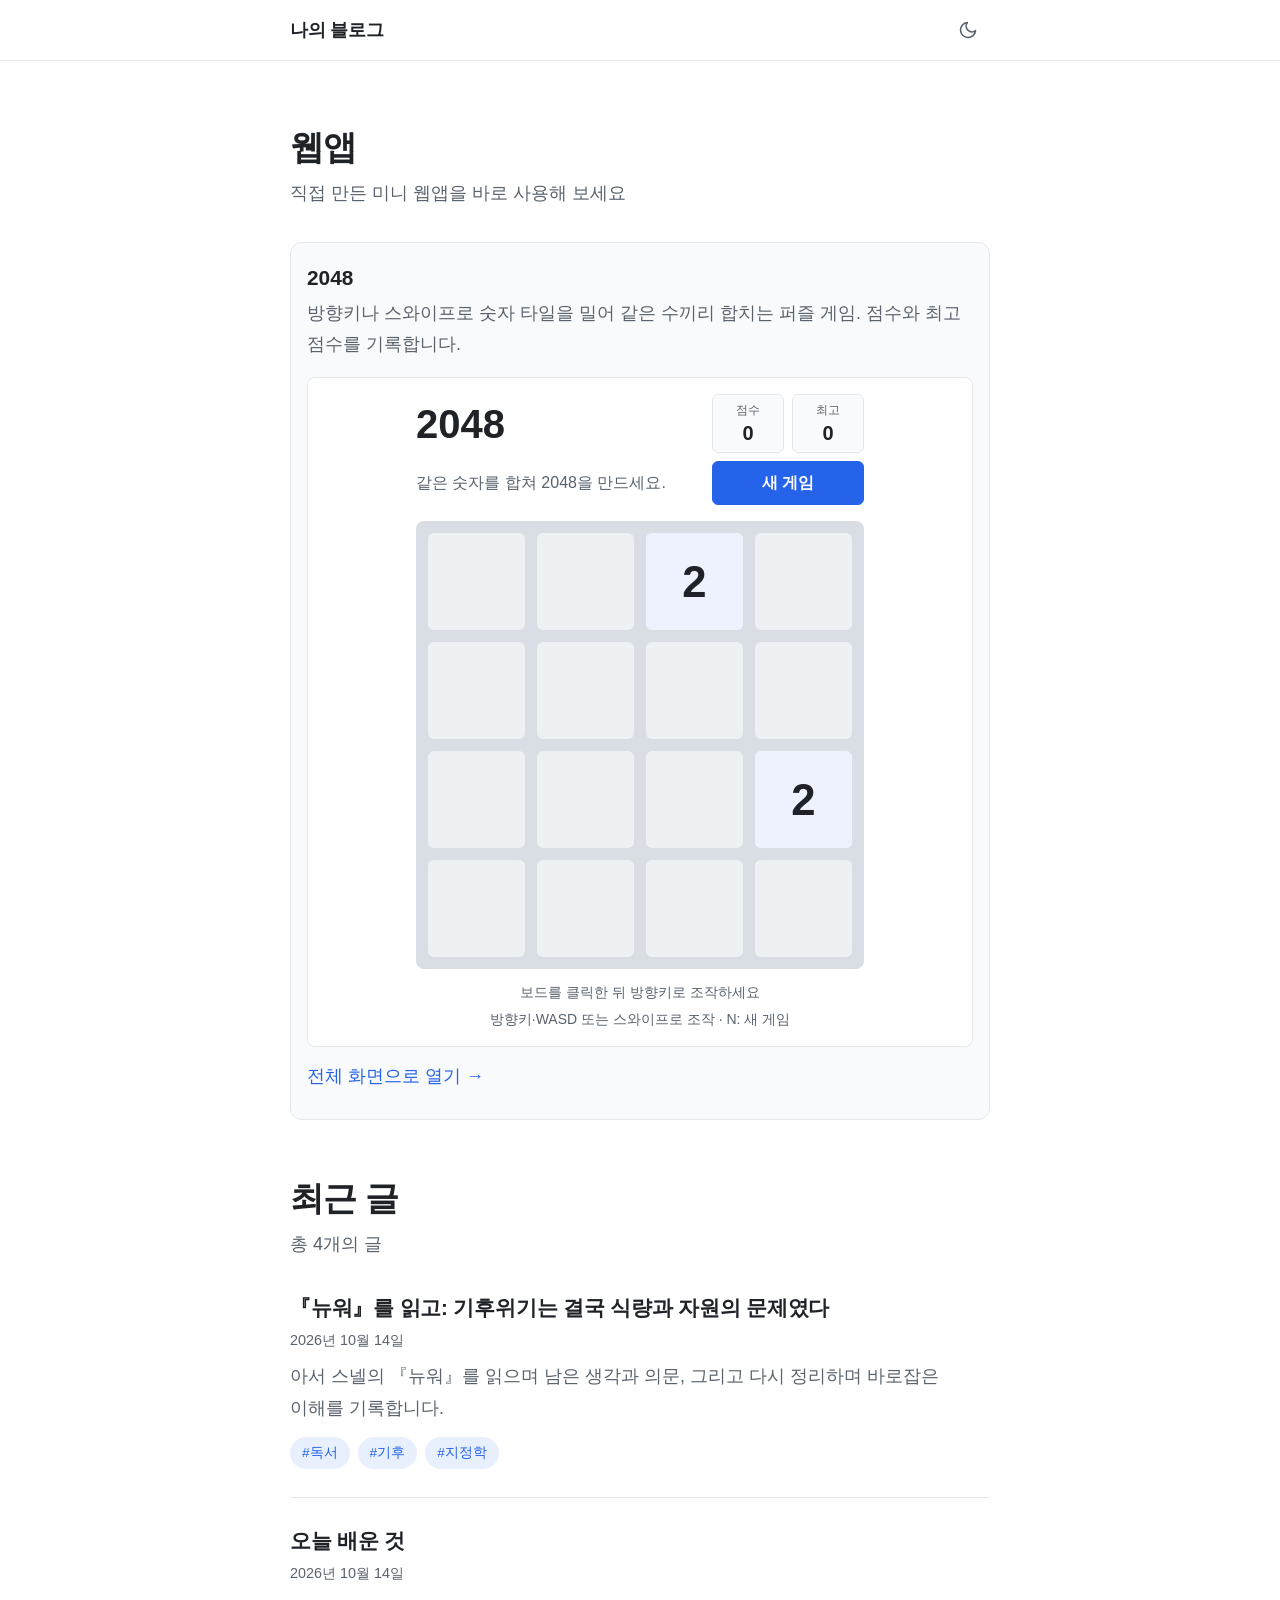
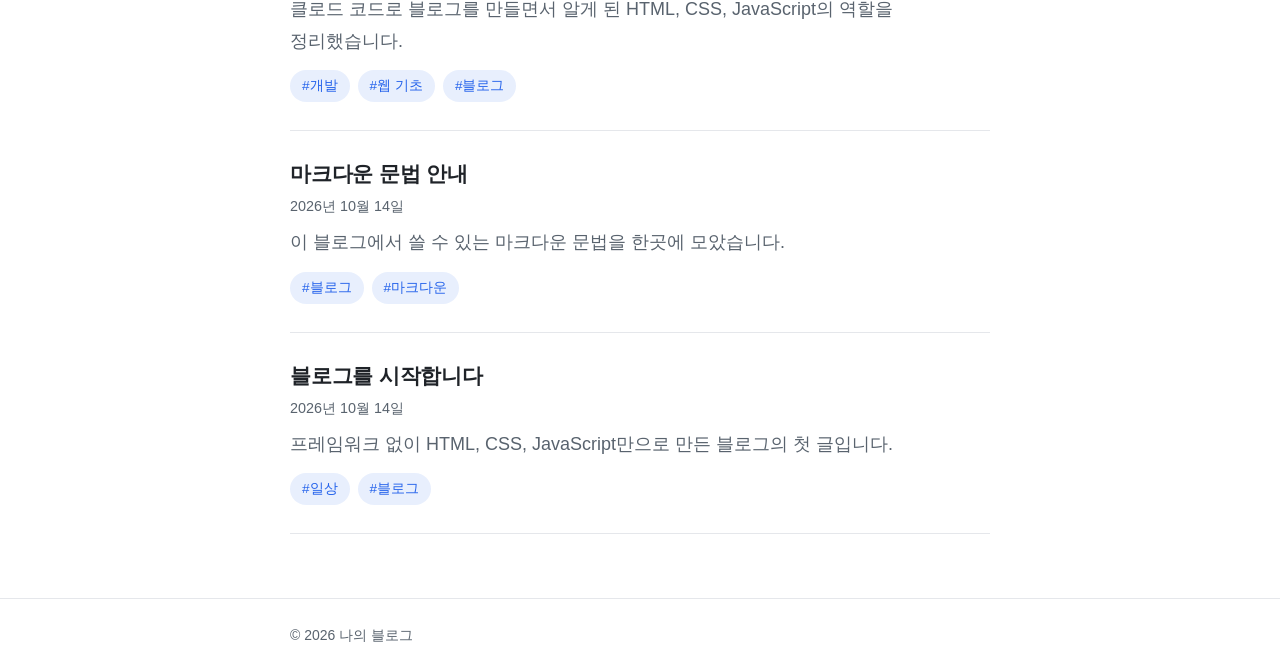
<file: index.html>
<!doctype html>
<html lang="ko">
<head>
  <meta charset="utf-8">
  <meta name="viewport" content="width=device-width, initial-scale=1">
  <title>나의 블로그</title>
  <meta name="description" content="마크다운으로 쓰는 개인 블로그">
  <script>
    // 렌더링 전에 테마를 정해 깜빡임을 막는다
    (function () {
      let theme = null;
      try { theme = localStorage.getItem('theme'); } catch (e) {}
      if (theme !== 'light' && theme !== 'dark') {
        theme = window.matchMedia('(prefers-color-scheme: dark)').matches ? 'dark' : 'light';
      }
      document.documentElement.dataset.theme = theme;
    })();
  </script>
  <link rel="stylesheet" href="css/style.css">
</head>
<body>
  <a class="skip-link" href="#app">본문으로 건너뛰기</a>

  <header class="site-header">
    <div class="container header-inner">
      <a class="site-title" href="#/">나의 블로그</a>
      <button class="theme-toggle" type="button" aria-label="다크 모드로 전환">
        <svg class="icon-moon" viewBox="0 0 24 24" width="20" height="20" aria-hidden="true">
          <path d="M21 12.8A9 9 0 1 1 11.2 3a7 7 0 0 0 9.8 9.8z" fill="none" stroke="currentColor" stroke-width="2" stroke-linecap="round" stroke-linejoin="round"/>
        </svg>
        <svg class="icon-sun" viewBox="0 0 24 24" width="20" height="20" aria-hidden="true">
          <circle cx="12" cy="12" r="4.5" fill="none" stroke="currentColor" stroke-width="2"/>
          <path d="M12 2v2M12 20v2M4.9 4.9l1.4 1.4M17.7 17.7l1.4 1.4M2 12h2M20 12h2M4.9 19.1l1.4-1.4M17.7 6.3l1.4-1.4" fill="none" stroke="currentColor" stroke-width="2" stroke-linecap="round"/>
        </svg>
      </button>
    </div>
  </header>

  <main id="app" class="container" tabindex="-1">
    <p class="status">불러오는 중…</p>
  </main>

  <!-- 메인(#/) 화면 위쪽에 보여줄 웹앱 카드. 새 웹앱은 여기에 <li class="app-card">를 추가한다 -->
  <template id="app-cards">
    <section class="apps" aria-labelledby="apps-title">
      <h1 class="page-title" id="apps-title">웹앱</h1>
      <p class="page-subtitle">직접 만든 미니 웹앱을 바로 사용해 보세요</p>
      <ul class="app-list">
        <li class="app-card">
          <article>
            <h2><a href="apps/2048/">2048</a></h2>
            <p class="description">방향키나 스와이프로 숫자 타일을 밀어 같은 수끼리 합치는 퍼즐 게임. 점수와 최고 점수를 기록합니다.</p>
            <div class="app-frame">
              <iframe src="apps/2048/" title="2048 게임 미리보기" loading="lazy"></iframe>
            </div>
            <a class="app-open" href="apps/2048/">전체 화면으로 열기 →</a>
          </article>
        </li>
      </ul>
    </section>
  </template>

  <footer class="site-footer">
    <div class="container">
      <p>© <span id="year"></span> 나의 블로그</p>
    </div>
  </footer>

  <script>
    // 파일을 직접 열면(file://) 모듈 스크립트가 아예 실행되지 않으므로 여기서 안내한다
    if (location.protocol === 'file:') {
      document.getElementById('app').innerHTML =
        '<h1 class="page-title">로컬 서버로 열어주세요</h1>' +
        '<div class="prose"><p>파일을 직접 열면 글을 불러올 수 없어요. 프로젝트 폴더에서 아래 명령을 실행한 뒤 ' +
        '<code>http://localhost:8000</code> 으로 접속하세요.</p>' +
        '<pre><code>python -m http.server 8000</code></pre></div>';
    }
  </script>
  <script type="module" src="js/app.js"></script>
</body>
</html>
</file>
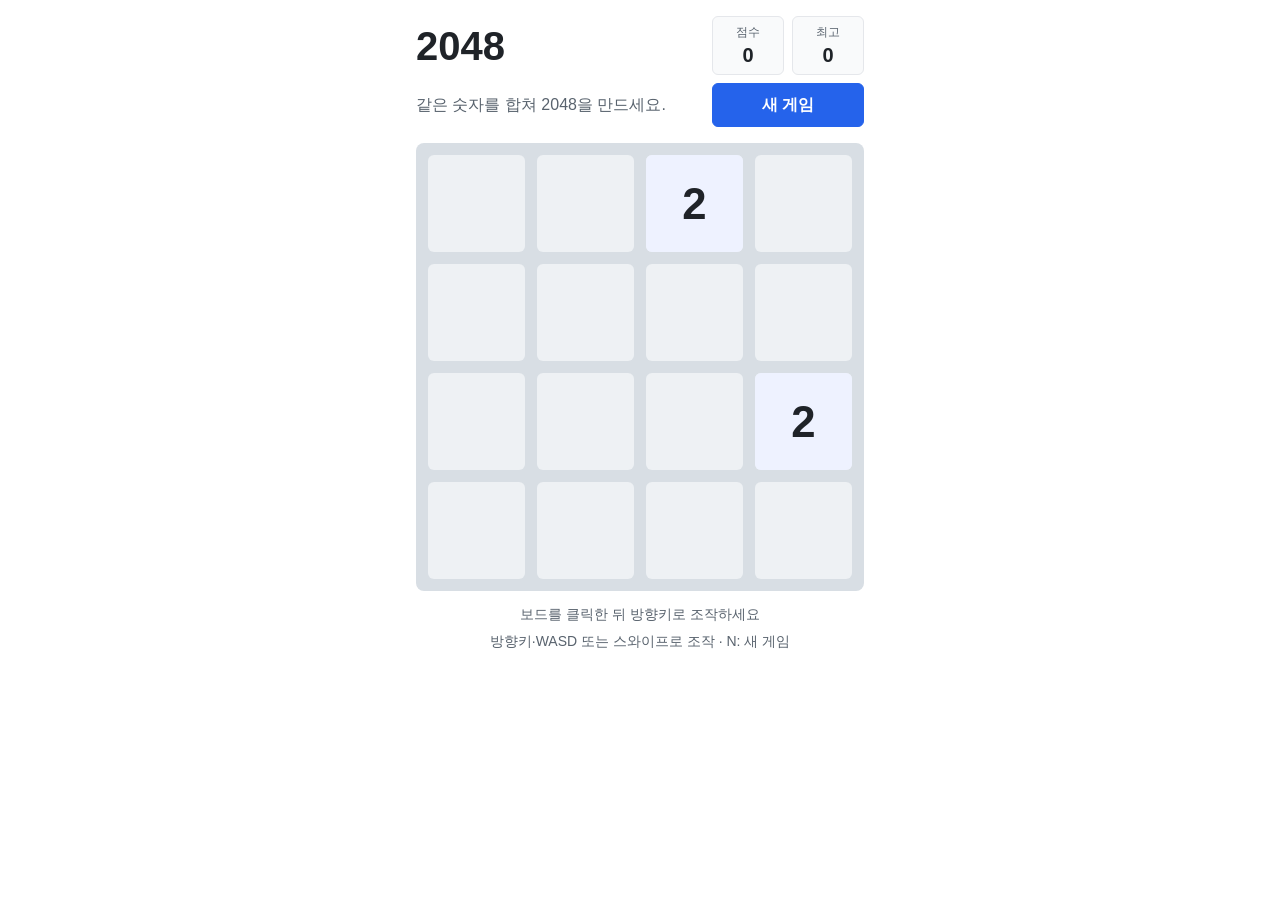
<file: apps/2048/index.html>
<!doctype html>
<html lang="ko">
<head>
  <meta charset="utf-8">
  <meta name="viewport" content="width=device-width, initial-scale=1">
  <title>2048</title>
  <meta name="description" content="같은 숫자를 합쳐 2048을 만드는 퍼즐 게임">
  <script>
    // 렌더링 전에 테마를 정해 깜빡임을 막는다 (블로그와 같은 로직)
    (function () {
      let theme = null;
      try { theme = localStorage.getItem('theme'); } catch (e) {}
      if (theme !== 'light' && theme !== 'dark') {
        theme = window.matchMedia('(prefers-color-scheme: dark)').matches ? 'dark' : 'light';
      }
      document.documentElement.dataset.theme = theme;
    })();
  </script>
  <link rel="stylesheet" href="style.css">
  <script type="module" src="js/main.js"></script>
</head>
<body>
  <div class="container">
    <header class="game-header">
      <h1 class="game-title">2048</h1>
      <div class="scores">
        <div class="score-box score-box-current">
          <span class="score-label">점수</span>
          <span class="score-value" id="score">0</span>
        </div>
        <div class="score-box">
          <span class="score-label">최고</span>
          <span class="score-value" id="best">0</span>
        </div>
      </div>
      <p class="game-intro">같은 숫자를 합쳐 2048을 만드세요.</p>
      <button class="btn" id="btn-new" type="button">새 게임</button>
    </header>

    <main>
      <section class="board-wrap" aria-label="게임 보드">
        <div class="board" tabindex="0" role="application" aria-label="2048 게임 보드. 방향키로 타일을 이동합니다">
          <div class="grid-bg" aria-hidden="true">
            <div class="cell"></div><div class="cell"></div><div class="cell"></div><div class="cell"></div>
            <div class="cell"></div><div class="cell"></div><div class="cell"></div><div class="cell"></div>
            <div class="cell"></div><div class="cell"></div><div class="cell"></div><div class="cell"></div>
            <div class="cell"></div><div class="cell"></div><div class="cell"></div><div class="cell"></div>
          </div>
          <div class="tile-layer" aria-hidden="true"></div>
        </div>

        <div class="overlay" id="overlay-win" role="dialog" aria-labelledby="win-title" hidden>
          <p class="overlay-title" id="win-title">2048 달성! 🎉</p>
          <div class="overlay-actions">
            <button class="btn" id="btn-continue" type="button">계속하기</button>
            <button class="btn btn-secondary" id="btn-win-new" type="button">새 게임</button>
          </div>
        </div>

        <div class="overlay" id="overlay-over" role="dialog" aria-labelledby="over-title" hidden>
          <p class="overlay-title" id="over-title">게임 오버</p>
          <p class="overlay-score">최종 점수 <strong id="final-score">0</strong>점</p>
          <div class="overlay-actions">
            <button class="btn" id="btn-retry" type="button">다시 하기</button>
          </div>
        </div>
      </section>

      <p class="hint">보드를 클릭한 뒤 방향키로 조작하세요</p>
      <p class="help">방향키·WASD 또는 스와이프로 조작 · N: 새 게임</p>

      <p class="sr-only" id="live-polite" aria-live="polite"></p>
      <p class="sr-only" id="live-assertive" aria-live="assertive"></p>
    </main>
  </div>
</body>
</html>
</file>
<file: css/style.css>
/* ===== 테마 변수 ===== */
:root {
  --bg: #ffffff;
  --surface: #f9fafb;
  --text: #1f2328;
  --muted: #59636e;
  --accent: #2563eb;
  --accent-soft: rgba(37, 99, 235, 0.1);
  --border: #e5e7eb;
  --code-bg: #f6f8fa;
  --quote: #d0d7de;

  --font-sans: "Pretendard", -apple-system, BlinkMacSystemFont, "Apple SD Gothic Neo",
    "Malgun Gothic", "Segoe UI", sans-serif;
  --font-mono: ui-monospace, SFMono-Regular, "D2Coding", Consolas, "Liberation Mono", monospace;

  --content-width: 700px;
  --gutter: 16px;

  color-scheme: light;
}

[data-theme="dark"] {
  --bg: #0d1117;
  --surface: #151b23;
  --text: #e6edf3;
  --muted: #9198a1;
  --accent: #60a5fa;
  --accent-soft: rgba(96, 165, 250, 0.14);
  --border: #30363d;
  --code-bg: #161b22;
  --quote: #3d444d;

  color-scheme: dark;
}

/* ===== 기본 ===== */
*,
*::before,
*::after {
  box-sizing: border-box;
}

html {
  -webkit-text-size-adjust: 100%;
  text-size-adjust: 100%;
}

body {
  margin: 0;
  min-height: 100vh;
  display: flex;
  flex-direction: column;
  background-color: var(--bg);
  color: var(--text);
  font-family: var(--font-sans);
  font-size: 17px;
  line-height: 1.75;
  word-break: keep-all;
  overflow-wrap: break-word;
  transition: background-color 0.2s ease, color 0.2s ease;
}

@media (prefers-reduced-motion: reduce) {
  *,
  *::before,
  *::after {
    transition: none !important;
  }
}

a {
  color: var(--accent);
  text-decoration: none;
}

a:hover {
  text-decoration: underline;
  text-underline-offset: 3px;
}

:focus-visible {
  outline: 2px solid var(--accent);
  outline-offset: 2px;
  border-radius: 4px;
}

img {
  max-width: 100%;
  height: auto;
}

.container {
  width: 100%;
  max-width: calc(var(--content-width) + var(--gutter) * 2);
  margin: 0 auto;
  padding: 0 var(--gutter);
}

.skip-link {
  position: absolute;
  left: var(--gutter);
  top: -100px;
  padding: 8px 12px;
  background: var(--accent);
  color: #fff;
  border-radius: 6px;
  z-index: 10;
}

.skip-link:focus {
  top: 8px;
}

/* ===== 헤더 / 푸터 ===== */
.site-header {
  position: sticky;
  top: 0;
  z-index: 5;
  background-color: var(--bg);
  border-bottom: 1px solid var(--border);
  transition: background-color 0.2s ease;
}

.header-inner {
  display: flex;
  align-items: center;
  justify-content: space-between;
  min-height: 60px;
}

.site-title {
  display: inline-flex;
  align-items: center;
  min-height: 44px;
  font-size: 1.1rem;
  font-weight: 700;
  color: var(--text);
  letter-spacing: -0.01em;
}

.site-title:hover {
  text-decoration: none;
  color: var(--accent);
}

.theme-toggle {
  display: inline-flex;
  align-items: center;
  justify-content: center;
  width: 44px;
  height: 44px;
  padding: 0;
  border: 1px solid transparent;
  border-radius: 10px;
  background: transparent;
  color: var(--muted);
  cursor: pointer;
}

.theme-toggle:hover {
  background: var(--surface);
  border-color: var(--border);
  color: var(--text);
}

/* 라이트 모드에선 달(다크로 전환), 다크 모드에선 해(라이트로 전환) 아이콘 */
.icon-sun { display: none; }
[data-theme="dark"] .icon-sun { display: block; }
[data-theme="dark"] .icon-moon { display: none; }

#app {
  flex: 1;
  padding-top: 40px;
  padding-bottom: 64px;
}

#app:focus {
  outline: none;
}

.site-footer {
  border-top: 1px solid var(--border);
  color: var(--muted);
  font-size: 0.875rem;
}

.site-footer p {
  margin: 24px 0;
}

/* ===== 공통 ===== */
.status {
  color: var(--muted);
}

.page-title {
  margin: 0 0 8px;
  font-size: 1.75rem;
  line-height: 1.35;
  letter-spacing: -0.02em;
}

.page-subtitle {
  margin: 0 0 32px;
  color: var(--muted);
}

.meta {
  display: flex;
  flex-wrap: wrap;
  align-items: center;
  gap: 4px 12px;
  color: var(--muted);
  font-size: 0.9rem;
}

.tags {
  display: flex;
  flex-wrap: wrap;
  gap: 8px;
  margin: 0;
  padding: 0;
  list-style: none;
}

.tag {
  display: inline-flex;
  align-items: center;
  min-height: 32px;
  padding: 0 12px;
  border-radius: 999px;
  background: var(--accent-soft);
  color: var(--accent);
  font-size: 0.85rem;
  line-height: 1;
}

.tag:hover {
  text-decoration: none;
  filter: brightness(1.1);
}

/* ===== 글 목록 ===== */
.post-list {
  margin: 0;
  padding: 0;
  list-style: none;
}

.post-item {
  padding: 28px 0;
  border-bottom: 1px solid var(--border);
}

.post-item:first-child {
  padding-top: 0;
}

.post-item h2 {
  margin: 0 0 6px;
  font-size: 1.3rem;
  line-height: 1.4;
  letter-spacing: -0.01em;
}

.post-item h2 a {
  color: var(--text);
}

.post-item h2 a:hover {
  color: var(--accent);
  text-decoration: none;
}

.post-item .description {
  margin: 8px 0 12px;
  color: var(--muted);
}

/* ===== 웹앱 카드 ===== */
.apps {
  margin-bottom: 56px;
}

.app-list {
  display: grid;
  gap: 24px;
  margin: 0;
  padding: 0;
  list-style: none;
}

.app-card {
  padding: 20px 16px;
  border: 1px solid var(--border);
  border-radius: 12px;
  background: var(--surface);
}

.app-card h2 {
  margin: 0 0 6px;
  font-size: 1.3rem;
  line-height: 1.4;
}

.app-card h2 a {
  color: var(--text);
}

.app-card h2 a:hover {
  color: var(--accent);
  text-decoration: none;
}

.app-card .description {
  margin: 0 0 16px;
  color: var(--muted);
}

.app-frame {
  overflow: hidden;
  border: 1px solid var(--border);
  border-radius: 8px;
  background: var(--bg);
}

.app-frame iframe {
  display: block;
  width: 100%;
  height: 680px; /* 기본값. 같은 출처면 app.js가 내용 높이에 맞춘다 */
  border: 0;
}

.app-open {
  display: inline-flex;
  align-items: center;
  min-height: 44px;
  margin-top: 8px;
}

/* ===== 글 본문 ===== */
.post-header {
  margin-bottom: 40px;
  padding-bottom: 24px;
  border-bottom: 1px solid var(--border);
}

.post-header .meta {
  margin-bottom: 16px;
}

.prose > :first-child {
  margin-top: 0;
}

.prose h1,
.prose h2,
.prose h3,
.prose h4,
.prose h5,
.prose h6 {
  margin: 2em 0 0.6em;
  line-height: 1.4;
  letter-spacing: -0.01em;
  scroll-margin-top: 80px;
}

.prose h1 { font-size: 1.75rem; }
.prose h2 { font-size: 1.45rem; padding-bottom: 0.3em; border-bottom: 1px solid var(--border); }
.prose h3 { font-size: 1.2rem; }
.prose h4 { font-size: 1.05rem; }
.prose h5,
.prose h6 { font-size: 1rem; color: var(--muted); }

.prose p,
.prose ul,
.prose ol,
.prose blockquote,
.prose pre,
.prose .table-wrap {
  margin: 0 0 1.25em;
}

.prose ul,
.prose ol {
  padding-left: 1.5em;
}

.prose li + li {
  margin-top: 0.25em;
}

.prose li > ul,
.prose li > ol {
  margin: 0.25em 0 0;
}

.prose a {
  text-decoration: underline;
  text-decoration-color: var(--accent-soft);
  text-decoration-thickness: 2px;
  text-underline-offset: 3px;
}

.prose a:hover {
  text-decoration-color: var(--accent);
}

.prose blockquote {
  padding: 0.2em 1em;
  border-left: 4px solid var(--quote);
  color: var(--muted);
}

.prose blockquote > :last-child {
  margin-bottom: 0;
}

.prose hr {
  margin: 2.5em 0;
  border: 0;
  border-top: 1px solid var(--border);
}

.prose img {
  display: block;
  margin: 1.5em auto;
  border-radius: 8px;
}

.prose code {
  padding: 0.15em 0.4em;
  border-radius: 6px;
  background: var(--code-bg);
  font-family: var(--font-mono);
  font-size: 0.88em;
  word-break: break-all;
}

.prose pre {
  padding: 16px;
  border: 1px solid var(--border);
  border-radius: 10px;
  background: var(--code-bg);
  overflow-x: auto;
  line-height: 1.6;
  -webkit-overflow-scrolling: touch;
}

.prose pre code {
  padding: 0;
  background: none;
  font-size: 0.875rem;
  word-break: normal;
  white-space: pre;
}

.prose .table-wrap {
  overflow-x: auto;
  -webkit-overflow-scrolling: touch;
}

.prose table {
  width: 100%;
  border-collapse: collapse;
  font-size: 0.95rem;
  word-break: normal;
}

.prose th,
.prose td {
  padding: 8px 12px;
  border: 1px solid var(--border);
  text-align: left;
}

.prose th {
  background: var(--surface);
  font-weight: 600;
  white-space: nowrap;
}

/* ===== 이전/다음 글 ===== */
.post-nav {
  display: grid;
  gap: 12px;
  margin-top: 56px;
  padding-top: 24px;
  border-top: 1px solid var(--border);
}

.post-nav a {
  display: block;
  padding: 14px 16px;
  border: 1px solid var(--border);
  border-radius: 10px;
  color: var(--text);
}

.post-nav a:hover {
  border-color: var(--accent);
  text-decoration: none;
}

.post-nav .label {
  display: block;
  color: var(--muted);
  font-size: 0.8rem;
}

.post-nav .next {
  text-align: right;
}

.back-link {
  display: inline-flex;
  align-items: center;
  min-height: 44px;
  margin-top: 8px;
}

/* ===== 태블릿 이상 ===== */
@media (min-width: 768px) {
  :root {
    --gutter: 24px;
  }

  body {
    font-size: 18px;
  }

  #app {
    padding-top: 64px;
  }

  .page-title {
    font-size: 2.1rem;
  }

  .post-nav {
    grid-template-columns: 1fr 1fr;
  }

  .post-nav .next {
    grid-column: 2;
  }
}
</file>
<file: apps/2048/style.css>
/* ===== 테마 변수 (블로그 css/style.css 값 복사) ===== */
:root {
  --bg: #ffffff;
  --surface: #f9fafb;
  --text: #1f2328;
  --muted: #59636e;
  --accent: #2563eb;
  --accent-soft: rgba(37, 99, 235, 0.1);
  --border: #e5e7eb;
  --font-sans: "Pretendard", -apple-system, BlinkMacSystemFont, "Apple SD Gothic Neo",
    "Malgun Gothic", "Segoe UI", sans-serif;

  /* 게임 전용 */
  --on-accent: #ffffff;
  --board-bg: #d8dee4;
  --cell-bg: #eef1f4;
  --overlay-bg: rgba(255, 255, 255, 0.85);
  --gap: 8px;
  --radius: 6px;

  /* 타일 단계 (라이트) */
  --t2-bg: #eef2ff;    --t2-fg: #1f2328;
  --t4-bg: #dbe4ff;    --t4-fg: #1f2328;
  --t8-bg: #bfd0ff;    --t8-fg: #1f2328;
  --t16-bg: #93b4fd;   --t16-fg: #1f2328;
  --t32-bg: #6090f5;   --t32-fg: #1f2328;
  --t64-bg: #2563eb;   --t64-fg: #ffffff;
  --t128-bg: #1d4ed8;  --t128-fg: #ffffff;
  --t256-bg: #1e40af;  --t256-fg: #ffffff;
  --t512-bg: #7c3aed;  --t512-fg: #ffffff;
  --t1024-bg: #6d28d9; --t1024-fg: #ffffff;
  --t2048-bg: #b45309; --t2048-fg: #ffffff;
  --tsuper-bg: #1f2328; --tsuper-fg: #ffffff;

  color-scheme: light;
}

[data-theme="dark"] {
  --bg: #0d1117;
  --surface: #151b23;
  --text: #e6edf3;
  --muted: #9198a1;
  --accent: #60a5fa;
  --accent-soft: rgba(96, 165, 250, 0.14);
  --border: #30363d;

  --on-accent: #0d1117;
  --board-bg: #161b22;
  --cell-bg: #21262d;
  --overlay-bg: rgba(13, 17, 23, 0.85);

  /* 타일 단계 (다크) */
  --t2-bg: #1c2a44;    --t2-fg: #e6edf3;
  --t4-bg: #1e3a6e;    --t4-fg: #e6edf3;
  --t8-bg: #1d4ed8;    --t8-fg: #ffffff;
  --t16-bg: #2563eb;   --t16-fg: #ffffff;
  --t32-bg: #3b82f6;   --t32-fg: #0d1117;
  --t64-bg: #60a5fa;   --t64-fg: #0d1117;
  --t128-bg: #93c5fd;  --t128-fg: #0d1117;
  --t256-bg: #bfdbfe;  --t256-fg: #0d1117;
  --t512-bg: #a78bfa;  --t512-fg: #0d1117;
  --t1024-bg: #c4b5fd; --t1024-fg: #0d1117;
  --t2048-bg: #fbbf24; --t2048-fg: #0d1117;
  --tsuper-bg: #e6edf3; --tsuper-fg: #0d1117;

  color-scheme: dark;
}

/* ===== 기본 ===== */
*,
*::before,
*::after {
  box-sizing: border-box;
}

body {
  margin: 0;
  background: var(--bg);
  color: var(--text);
  font-family: var(--font-sans);
  font-size: 16px;
  line-height: 1.6;
  word-break: keep-all;
  -webkit-text-size-adjust: 100%;
}

:focus-visible {
  outline: 2px solid var(--accent);
  outline-offset: 2px;
}

.sr-only {
  position: absolute;
  width: 1px;
  height: 1px;
  padding: 0;
  margin: -1px;
  overflow: hidden;
  clip: rect(0 0 0 0);
  white-space: nowrap;
  border: 0;
}

.container {
  max-width: 480px;
  margin: 0 auto;
  padding: 16px;
}

/* ===== 헤더 ===== */
.game-header {
  display: grid;
  grid-template-columns: 1fr auto;
  align-items: center;
  gap: 8px 12px;
  margin-bottom: 16px;
}

.game-title {
  margin: 0;
  font-size: 2.5rem;
  line-height: 1;
  font-weight: 800;
}

.scores {
  display: flex;
  gap: 8px;
}

.score-box {
  position: relative;
  min-width: 72px;
  padding: 6px 12px;
  background: var(--surface);
  border: 1px solid var(--border);
  border-radius: var(--radius);
  text-align: center;
}

.score-label {
  display: block;
  font-size: 0.75rem;
  color: var(--muted);
}

.score-value {
  display: block;
  font-size: 1.25rem;
  font-weight: 700;
  font-variant-numeric: tabular-nums;
  line-height: 1.3;
}

/* 점수 증가분 표시 (시각 효과 전용) */
.score-add {
  position: absolute;
  left: 0;
  right: 0;
  top: 50%;
  font-weight: 700;
  color: var(--accent);
  pointer-events: none;
  animation: score-float 600ms ease-out forwards;
}

@keyframes score-float {
  from { opacity: 1; transform: translateY(0); }
  to { opacity: 0; transform: translateY(-28px); }
}

.game-intro {
  margin: 0;
  color: var(--muted);
}

/* ===== 버튼 ===== */
.btn {
  min-width: 44px;
  min-height: 44px;
  padding: 0 18px;
  border: 1px solid var(--accent);
  border-radius: var(--radius);
  background: var(--accent);
  color: var(--on-accent);
  font: inherit;
  font-weight: 700;
  cursor: pointer;
}

.btn:hover {
  filter: brightness(1.08);
}

.btn-secondary {
  background: var(--surface);
  color: var(--text);
  border-color: var(--border);
}

/* ===== 보드 ===== */
.board-wrap {
  position: relative;
  width: min(100%, 480px);
  margin: 0 auto;
}

.board {
  position: relative;
  width: 100%;
  aspect-ratio: 1;
  background: var(--board-bg);
  border-radius: 8px;
  touch-action: none; /* 보드 위 스와이프가 스크롤·새로고침을 일으키지 않게 */
  user-select: none;
  -webkit-user-select: none;
  container-type: inline-size;
}

.board:focus-visible {
  outline: 2px solid var(--accent);
  outline-offset: 2px;
}

.grid-bg {
  position: absolute;
  inset: 0;
  padding: var(--gap);
  display: grid;
  grid-template-columns: repeat(4, 1fr);
  grid-template-rows: repeat(4, 1fr);
  gap: var(--gap);
}

.cell {
  background: var(--cell-bg);
  border-radius: var(--radius);
}

.tile-layer {
  position: absolute;
  inset: var(--gap);
}

/* 타일: 절대 위치 + translate로 배치 (퍼센트는 타일 자신의 크기 기준) */
.tile {
  --r: 0;
  --c: 0;
  position: absolute;
  top: 0;
  left: 0;
  width: calc((100% - 3 * var(--gap)) / 4);
  height: calc((100% - 3 * var(--gap)) / 4);
  transform: translate(
    calc(var(--c) * (100% + var(--gap))),
    calc(var(--r) * (100% + var(--gap)))
  );
  transition: transform 100ms ease-in-out;
}

.tile-layer.is-settling .tile {
  transition: none;
}

.tile-inner {
  --cell: calc((100cqw - 5 * var(--gap)) / 4);
  display: flex;
  align-items: center;
  justify-content: center;
  width: 100%;
  height: 100%;
  border-radius: var(--radius);
  background: var(--tile-bg);
  color: var(--tile-fg);
  font-weight: 700;
  font-variant-numeric: tabular-nums;
  line-height: 1;
  font-size: 32px; /* 컨테이너 단위를 지원하지 않는 브라우저용 */
  font-size: calc(var(--cell) * 0.45);
}

.tile-inner.digits-3 {
  font-size: 26px;
  font-size: calc(var(--cell) * 0.38);
}

.tile-inner.digits-4 {
  font-size: 20px;
  font-size: calc(var(--cell) * 0.3);
}

/* 타일 단계 색상 */
.tile-2 { --tile-bg: var(--t2-bg); --tile-fg: var(--t2-fg); }
.tile-4 { --tile-bg: var(--t4-bg); --tile-fg: var(--t4-fg); }
.tile-8 { --tile-bg: var(--t8-bg); --tile-fg: var(--t8-fg); }
.tile-16 { --tile-bg: var(--t16-bg); --tile-fg: var(--t16-fg); }
.tile-32 { --tile-bg: var(--t32-bg); --tile-fg: var(--t32-fg); }
.tile-64 { --tile-bg: var(--t64-bg); --tile-fg: var(--t64-fg); }
.tile-128 { --tile-bg: var(--t128-bg); --tile-fg: var(--t128-fg); }
.tile-256 { --tile-bg: var(--t256-bg); --tile-fg: var(--t256-fg); }
.tile-512 { --tile-bg: var(--t512-bg); --tile-fg: var(--t512-fg); }
.tile-1024 { --tile-bg: var(--t1024-bg); --tile-fg: var(--t1024-fg); }
.tile-2048 { --tile-bg: var(--t2048-bg); --tile-fg: var(--t2048-fg); }
.tile-super { --tile-bg: var(--tsuper-bg); --tile-fg: var(--tsuper-fg); }

/* 생성: scale 0 → 1 */
.tile-new {
  animation: tile-appear 150ms ease-out;
}

@keyframes tile-appear {
  from { transform: scale(0); }
  to { transform: scale(1); }
}

/* 병합: scale 1 → 1.15 → 1 */
.tile-merged {
  animation: tile-pop 150ms ease-in-out;
}

@keyframes tile-pop {
  0% { transform: scale(1); }
  50% { transform: scale(1.15); }
  100% { transform: scale(1); }
}

/* ===== 오버레이 (보드 위) ===== */
.overlay {
  position: absolute;
  inset: 0;
  z-index: 2;
  display: flex;
  flex-direction: column;
  align-items: center;
  justify-content: center;
  gap: 12px;
  padding: 16px;
  background: var(--overlay-bg);
  border-radius: 8px;
  text-align: center;
}

.overlay[hidden] {
  display: none;
}

.overlay-title {
  margin: 0;
  font-size: 1.75rem;
  font-weight: 800;
}

.overlay-score {
  margin: 0;
  color: var(--muted);
}

.overlay-score strong {
  color: var(--text);
  font-variant-numeric: tabular-nums;
}

.overlay-actions {
  display: flex;
  flex-wrap: wrap;
  justify-content: center;
  gap: 8px;
}

/* ===== 안내 ===== */
.hint,
.help {
  margin: 12px 0 0;
  color: var(--muted);
  font-size: 0.875rem;
  text-align: center;
}

.help {
  margin-top: 4px;
}

/* ===== 넓은 화면 ===== */
@media (min-width: 480px) {
  :root {
    --gap: 12px;
  }
}

/* ===== 움직임 줄이기 ===== */
@media (prefers-reduced-motion: reduce) {
  *,
  *::before,
  *::after {
    transition: none !important;
    animation: none !important;
  }
}
</file>
